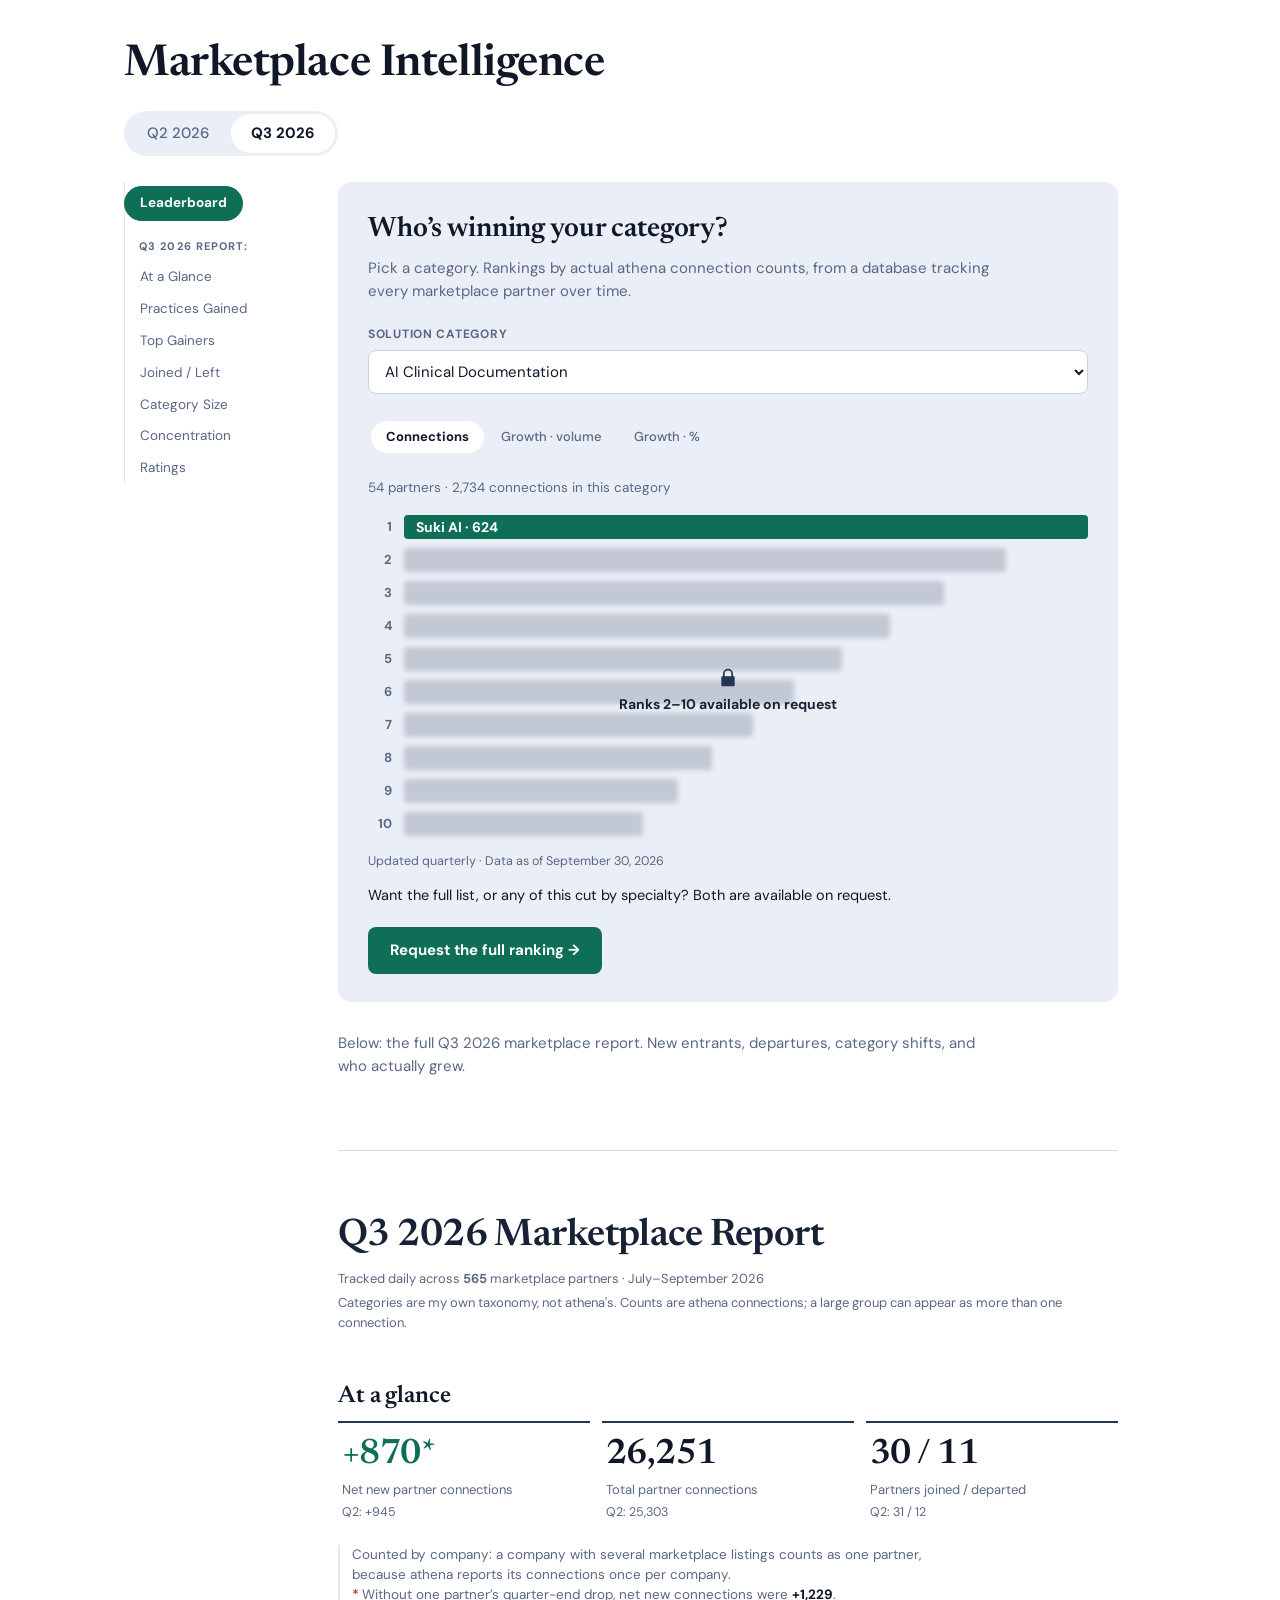
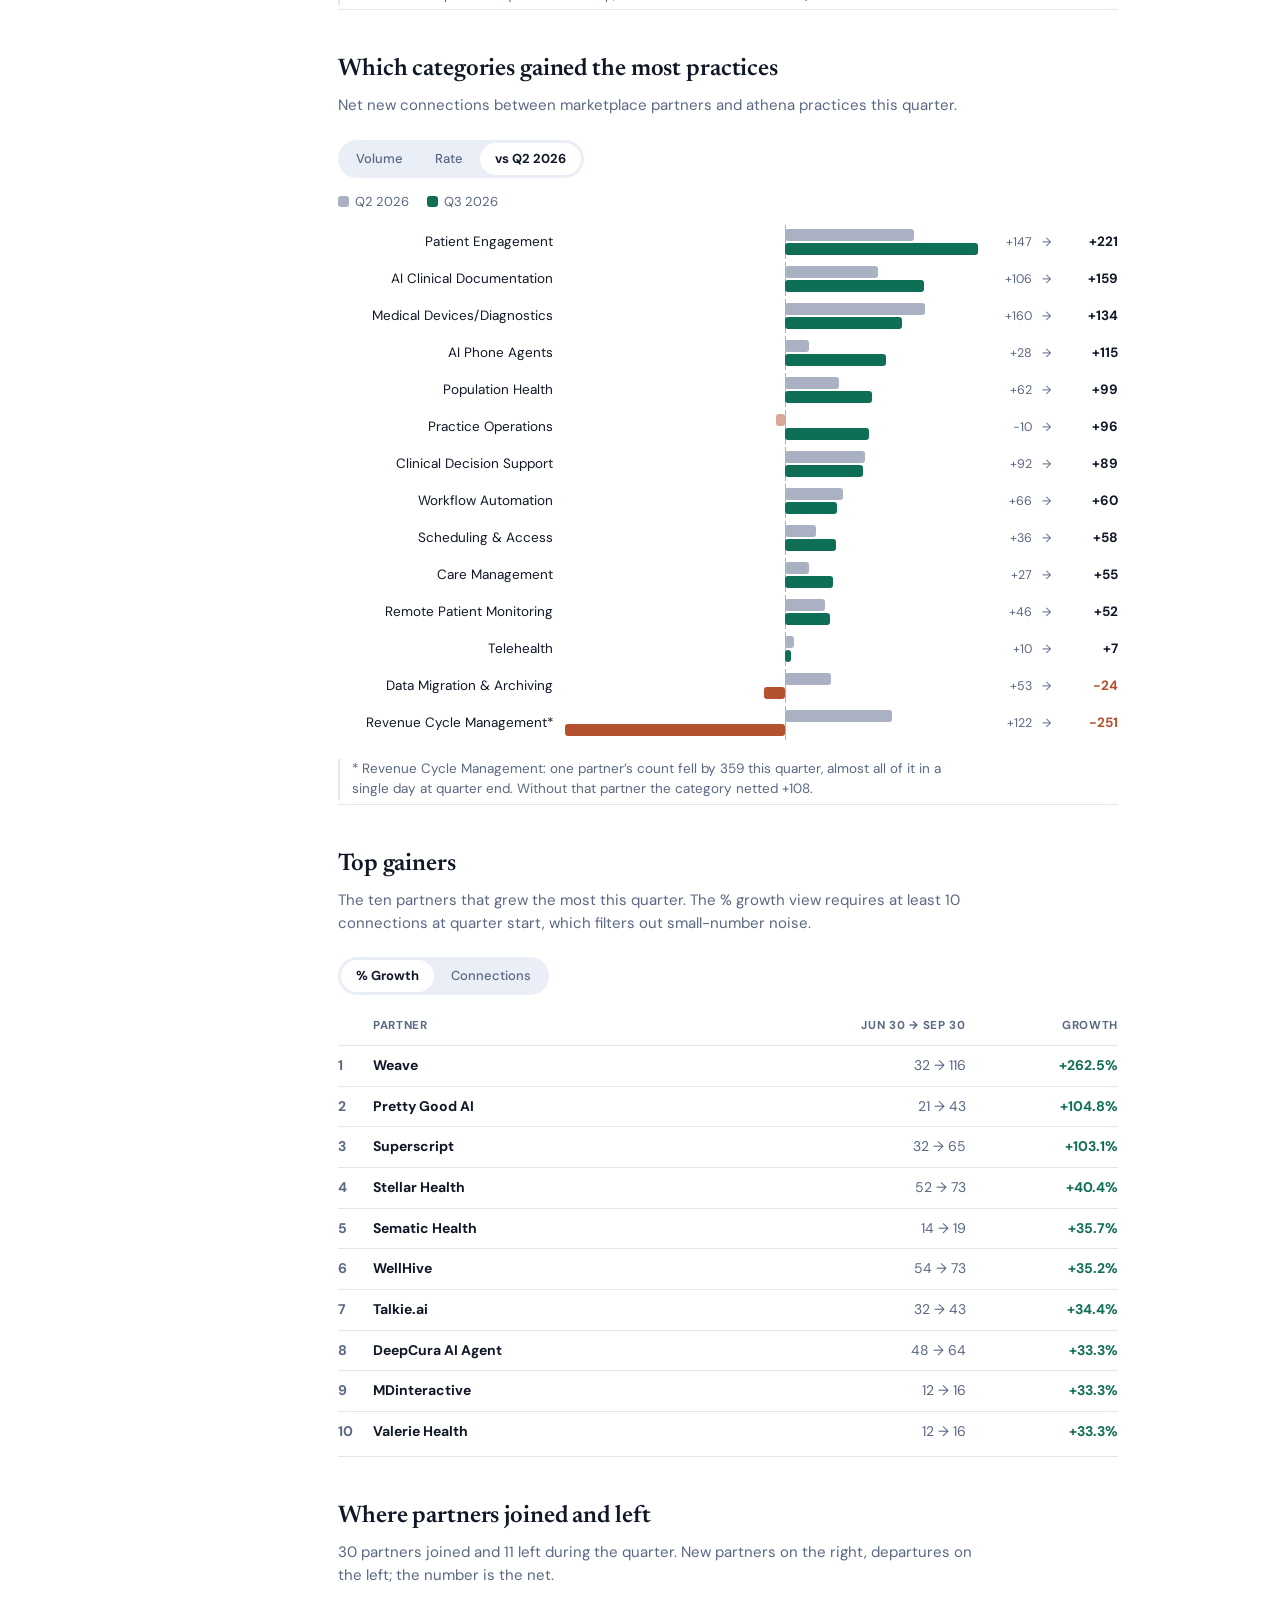
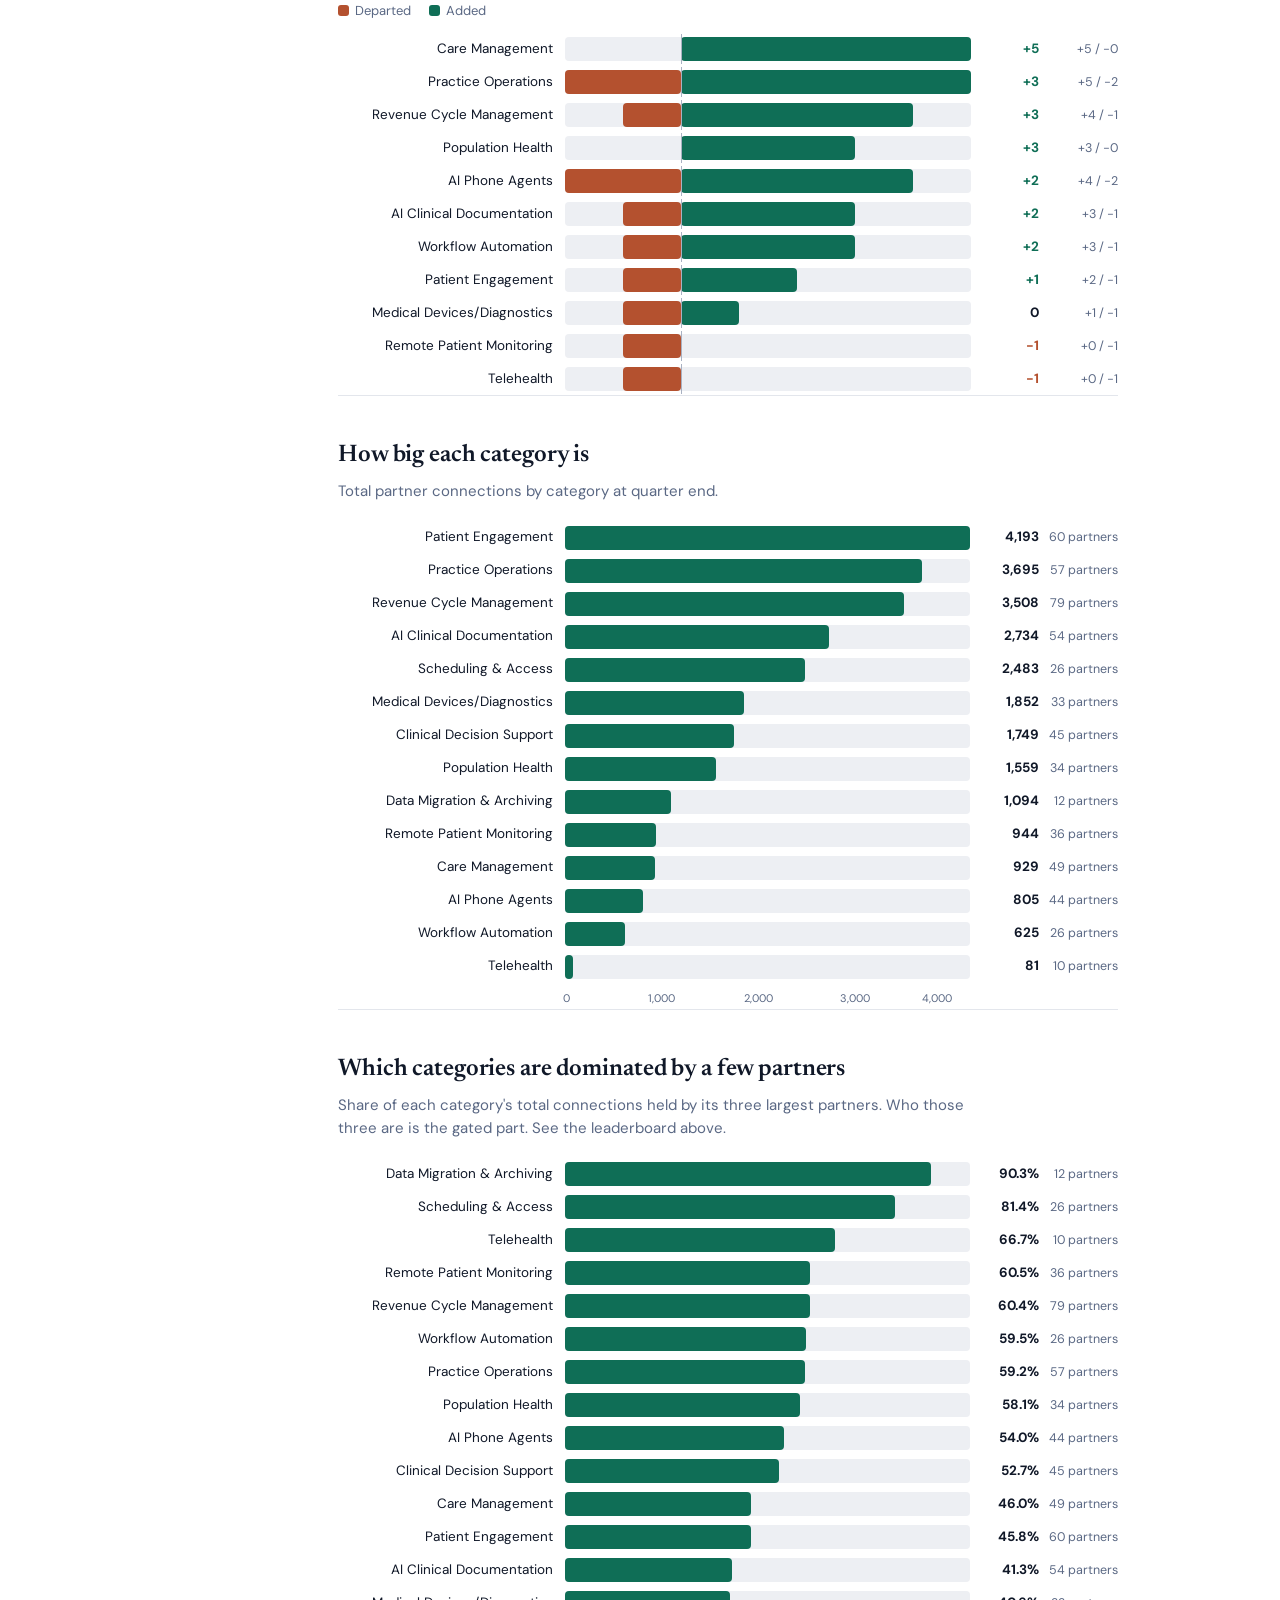
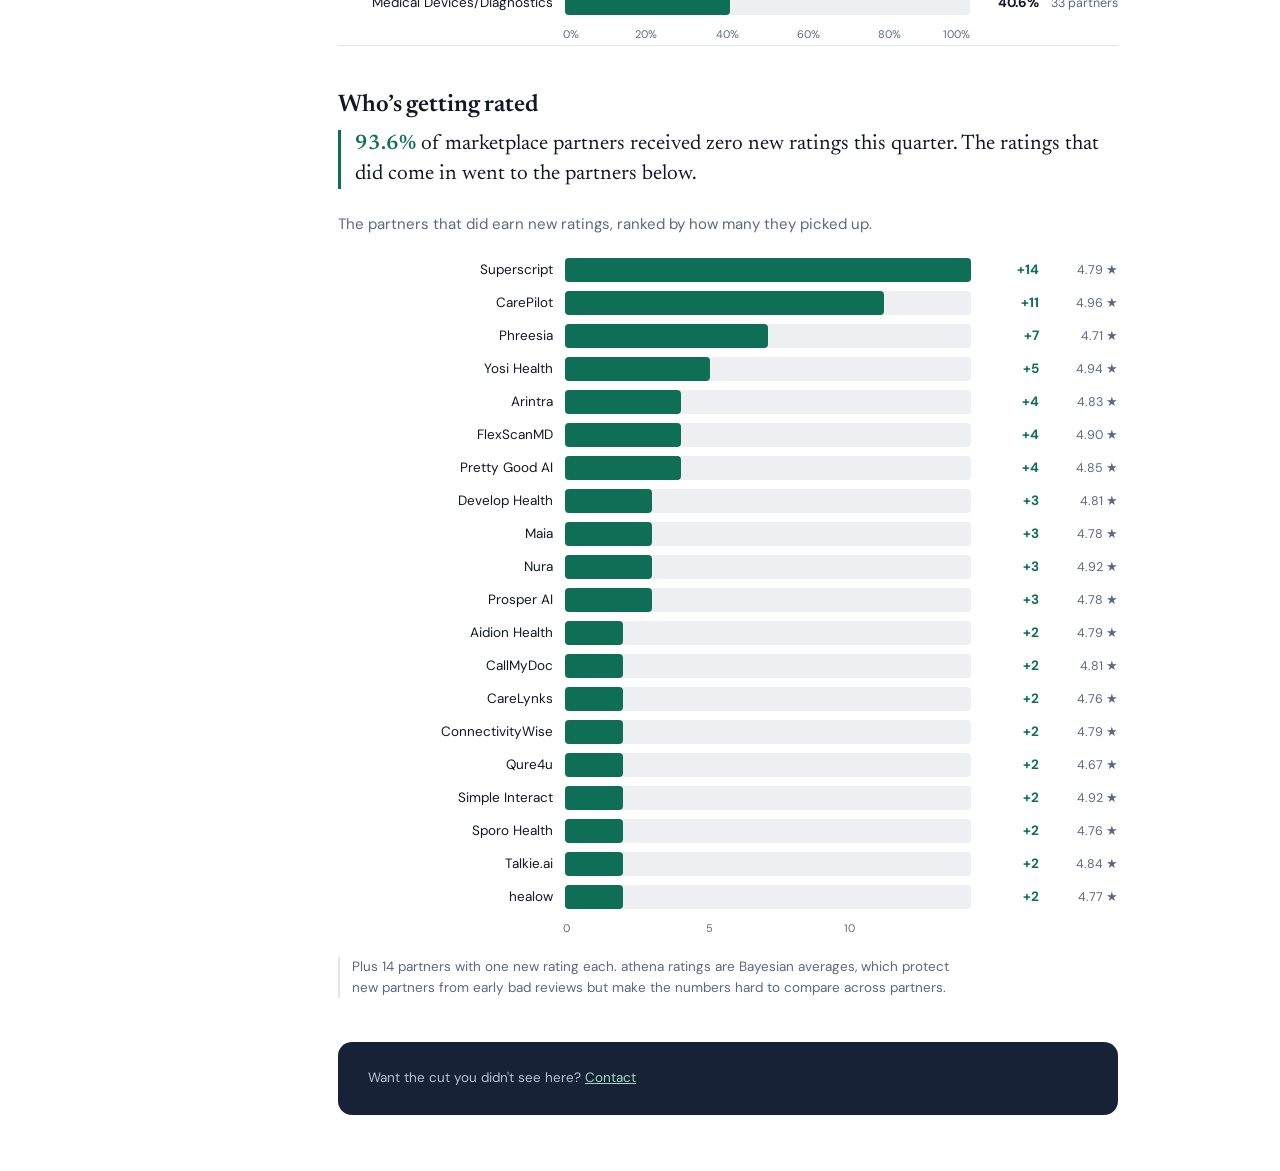
<file: index.html>
<!DOCTYPE html>
<html lang="en">
<head>
<meta charset="utf-8">
<meta name="viewport" content="width=device-width, initial-scale=1">
<!-- This page is meant to be seen inside the alsgaardmiller.com embed, not as a search
     result competing with it. -->
<meta name="robots" content="noindex, follow">
<title>Marketplace Intelligence</title>
<link rel="preconnect" href="https://fonts.googleapis.com">
<link rel="preconnect" href="https://fonts.gstatic.com" crossorigin>
<link href="https://fonts.googleapis.com/css2?family=DM+Sans:opsz,wght@9..40,400;9..40,500;9..40,700&family=Newsreader:opsz,wght@6..72,400;6..72,600&display=swap" rel="stylesheet">
<link rel="stylesheet" href="styles.css">

<!-- ===================================================================== -->
<!-- ANALYTICS: OFF.                                                       -->
<!-- Launched without tracking by choice. The page already fires guarded   -->
<!-- umami.track() calls that no-op while no script is loaded, so enabling  -->
<!-- analytics later means uncommenting the two lines below and pasting in  -->
<!-- the website ID from cloud.umami.is — no other change.                 -->
<!--                                                                       -->
<!-- <script defer src="https://cloud.umami.is/script.js"                  -->
<!--         data-website-id="YOUR-UMAMI-WEBSITE-ID"                       -->
<!--         data-domains="MaxA-M.github.io"></script>                     -->
<!-- ===================================================================== -->
</head>
<body>

<div class="page">

  <header class="masthead">
    <h1>Marketplace Intelligence</h1>
    <div class="toggle quarter-toggle" id="quarter-toggle" role="tablist" aria-label="Quarter"></div>
  </header>

  <div class="layout">

  <nav class="jumpnav" aria-label="Jump to section">
    <a href="#leaderboard" class="jumpnav-lead">Leaderboard</a>
    <span class="jumpnav-group"><span data-q="label">…</span> Report:</span>
    <a href="#headline">At a Glance</a>
    <a href="#net-by-category">Practices Gained</a>
    <a href="#top-gainers">Top Gainers</a>
    <a href="#turnover">Joined / Left</a>
    <a href="#state-of-market">Category Size</a>
    <a href="#concentration">Concentration</a>
    <a href="#ratings">Ratings</a>
  </nav>

  <div class="content">

  <!-- ================= LEADERBOARD (quarterly, as of quarter end) ================= -->
  <section id="leaderboard" class="widget">
    <h2 class="widget-title">Who’s winning your category?</h2>
    <p class="dek">
      Pick a category. Rankings by actual athena connection counts, from a database tracking
      every marketplace partner over time.
    </p>

    <div class="controls">
      <label>
        <span>Solution category</span>
        <select id="sel-category"></select>
      </label>
    </div>

    <div class="toggle" id="lb-toggle" role="tablist" aria-label="Ranking view">
      <button role="tab" aria-selected="true"  data-view="connections">Connections</button>
      <button role="tab" aria-selected="false" data-view="growth_volume">Growth &middot; volume</button>
      <button role="tab" aria-selected="false" data-view="growth_pct">Growth &middot; %</button>
    </div>

    <div id="explorer-result" class="explorer-result"></div>
  </section>

  <p class="seam">
    Below: the full <span data-q="label">…</span> marketplace report. New entrants, departures,
    category shifts, and who actually grew.
  </p>

  <!-- ================= QUARTERLY REPORT ================= -->
  <hr class="chapter-rule">

  <header class="report-header">
    <h2><span data-q="label">…</span> Marketplace Report</h2>
    <p class="stamp">
      Tracked daily across <strong id="framing-count">…</strong> marketplace partners ·
      <span data-q="months">…</span>
    </p>
    <p class="report-sub">Categories are my own taxonomy, not athena's. Counts are athena connections; a large group can appear as more than one connection.</p>
  </header>

  <main class="report" id="report">

    <section id="headline" class="section">
      <h3>At a glance</h3>
      <div class="statbar" id="statbar"></div>
      <p class="method-note" id="method-note"></p>
    </section>

    <section id="net-by-category" class="section">
      <h3>Which categories gained the most practices</h3>
      <p class="dek">Net new connections between marketplace partners and athena practices this quarter.</p>
      <div class="toggle" id="net-toggle" role="tablist" aria-label="Chart view">
        <button role="tab" aria-selected="false" data-view="net">Volume</button>
        <button role="tab" aria-selected="false" data-view="rate">Rate</button>
        <button role="tab" aria-selected="false" data-view="prior" data-needs-prior>vs <span data-q="prior-label">…</span></button>
      </div>
      <div class="legend" id="net-legend" hidden></div>
      <div class="chart" id="chart-net-by-category"></div>
      <p class="chart-note" data-asterisk-note></p>
    </section>

    <section id="top-gainers" class="section">
      <h3>Top gainers</h3>
      <p class="dek" id="gainers-dek"></p>
      <div class="toggle" id="gainers-toggle" role="tablist" aria-label="Gainer view">
        <button role="tab" aria-selected="true"  data-view="by_pct">% Growth</button>
        <button role="tab" aria-selected="false" data-view="by_volume">Connections</button>
      </div>
      <div class="chart" id="chart-top-gainers"></div>
    </section>

    <section id="turnover" class="section">
      <h3>Where partners joined and left</h3>
      <p class="dek" id="turnover-dek"></p>
      <div class="legend" id="turnover-legend"></div>
      <div class="chart" id="chart-turnover"></div>
    </section>

    <section id="state-of-market" class="section">
      <h3>How big each category is</h3>
      <p class="dek">
        Total partner connections by category at quarter end.
      </p>
      <div class="chart" id="chart-state-of-market"></div>
    </section>

    <section id="concentration" class="section">
      <h3>Which categories are dominated by a few partners</h3>
      <p class="dek">
        Share of each category's total connections held by its three largest partners.
        Who those three are is the gated part. See the leaderboard above.
      </p>
      <div class="chart" id="chart-concentration"></div>
    </section>

    <section id="ratings" class="section">
      <h3>Who’s getting rated</h3>
      <p class="callout callout-lead" id="ratings-callout"></p>
      <p class="dek">The partners that did earn new ratings, ranked by how many they picked up.</p>
      <div class="chart" id="chart-ratings"></div>
      <p class="chart-note" id="ratings-note"></p>
    </section>

    <p class="blog-link" id="blog-link" hidden>
      <a href="#" target="_top">Full commentary and analysis on the blog →</a>
    </p>

  </main>

  <footer class="footer">
    <p>
      Want the cut you didn't see here?
      <a href="https://alsgaardmiller.com/contact" target="_top">Contact</a>
    </p>
  </footer>

  </div><!-- /.content -->
  </div><!-- /.layout -->
</div>

<script src="app.js"></script>
</body>
</html>
</file>
<file: styles.css>
/* =========================================================================
   Palette taken from alsgaardmiller.com so the embed reads as part of the
   site rather than a visitor: white page like the home page, pale blue for
   the explorer to echo the contact page, dark navy footer like the blog.
   Newsreader for headings, DM Sans for everything else — same as the site.
   Teal is the data accent, matching the published report's charts.
   ========================================================================= */
:root {
  --white:       #FFFFFF;
  --pale-blue:   #EAEEF6;   /* contact page background */
  --navy:        #172236;   /* site footer / blog */
  --navy-mid:    #253551;   /* site accent */
  --ink:         #101828;   /* body text */
  --muted:       #5A6884;
  --rule:        #E3E6EC;
  --track:       #EDEFF3;   /* unfilled bar track */
  --axis-line:   #D6DAE3;   /* gridlines behind the bars */
  --axis-zero:   #A9B1C2;   /* the zero line on a diverging chart */

  --teal:        #0F6E56;
  --teal-light:  #1D9E75;
  --rust:        #B4512F;   /* negatives — 5.2:1 on white */

  --serif: "Newsreader", Georgia, "Times New Roman", serif;
  --sans:  "DM Sans", -apple-system, BlinkMacSystemFont, "Segoe UI", Helvetica, Arial, sans-serif;

  --content-max: 780px;
  --bar-h:       24px;
  --bar-gap:     9px;
}

* { box-sizing: border-box; }

html { scroll-behavior: smooth; }
@media (prefers-reduced-motion: reduce) { html { scroll-behavior: auto; } }

body {
  margin: 0;
  background: var(--white);
  color: var(--ink);
  font-family: var(--sans);
  font-size: 16px;
  line-height: 1.55;
  -webkit-font-smoothing: antialiased;
}

/* ---------- masthead ---------- */
.masthead { padding: 0 0 26px; }
h1 {
  font-family: var(--serif);
  font-weight: 600;
  font-size: clamp(30px, 4.4vw, 44px);
  line-height: 1.15;
  letter-spacing: -.01em;
  margin: 0 0 16px;
  max-width: 26ch;
}
.standfirst { font-size: 17px; max-width: 60ch; margin: 0 0 8px; color: var(--ink); }
.stamp { font-size: 13px; color: var(--muted); margin: 0; }

/* ---------- page shell ---------- */
.page {
  max-width: 1080px;
  margin: 0 auto;
  padding: 40px 24px 56px;
}

/* Nav rail on the left, content on the right. The rail sticks as you scroll —
   see the note in README about what that needs from the Squarespace parent. */
.layout {
  display: grid;
  grid-template-columns: 170px minmax(0, 1fr);
  gap: 44px;
  align-items: start;
}
.content { min-width: 0; }

@media (max-width: 900px) {
  .layout { grid-template-columns: 1fr; gap: 4px; }
}

/* ---------- jump nav (left rail on wide screens) ---------- */
/* Sticky covers a standalone visit. Inside the embed the iframe never scrolls, so the
   rail is moved by transform instead once the parent starts reporting its scroll
   position — see followParentScroll() in app.js. */
.jumpnav.is-following { position: static; will-change: transform; }
.jumpnav {
  position: sticky; top: 20px;
  display: flex; flex-direction: column; gap: 1px;
  padding-top: 4px;
  border-left: 1px solid var(--rule);
}
.jumpnav a {
  font-size: 13.5px; color: var(--muted); text-decoration: none;
  padding: 5px 0 5px 14px; margin-left: -1px;
  border-left: 2px solid transparent;
  transition: color .15s ease, border-color .15s ease;
}
.jumpnav a:hover, .jumpnav a:focus-visible { color: var(--ink); }
.jumpnav a.is-current { color: var(--ink); font-weight: 700; border-left-color: var(--navy-mid); }

.jumpnav-lead {
  align-self: start; margin: 0 0 12px 0;
  color: var(--teal) !important; font-weight: 700;
  border: 1.5px solid var(--teal) !important; border-radius: 999px;
  padding: 6px 15px !important;
  transition: background .15s ease, color .15s ease;
}
.jumpnav-lead:hover, .jumpnav-lead:focus-visible,
.jumpnav-lead.is-current { background: var(--teal); color: #fff !important; }

.jumpnav-group {
  font-size: 11px; font-weight: 700; letter-spacing: .1em; text-transform: uppercase;
  color: var(--muted); margin: 4px 0 6px; padding-left: 14px;
}

@media (max-width: 900px) {
  .jumpnav, .jumpnav.is-following {
    position: static; transform: none !important;
    flex-direction: row; flex-wrap: wrap; align-items: center; gap: 4px 6px;
    padding: 14px 0; margin-bottom: 8px;
    border-left: 0;
    border-top: 1px solid var(--rule); border-bottom: 1px solid var(--rule);
  }
  .jumpnav a { padding: 4px 10px; border-left: 0; border-radius: 999px; }
  .jumpnav a:hover, .jumpnav a.is-current { background: var(--pale-blue); }
  .jumpnav-lead { margin: 0; }
  .jumpnav-group { width: 100%; padding-left: 0; margin: 0; }
}

/* ---------- the break between the two halves ---------- */
/* The chapter break. Two halves of the page on two cadences: the whitespace does as
   much of the work here as the rule itself. */
.chapter-rule {
  border: 0; height: 1px;
  background: #1F2F52;   /* brand navy, per spec §2 */
  opacity: .18;
  margin: 72px 0 64px;
}

/* ---------- report section header ---------- */
/* A section opener, not another heading: larger and darker than anything in the
   report below it, so the page visibly changes chapters here. */
.report-header { padding: 0 0 4px; }
.report-header h2 {
  font-family: var(--serif); font-weight: 600;
  font-size: clamp(28px, 4vw, 38px); line-height: 1.15;
  letter-spacing: -.015em; color: var(--navy);
  margin: 0 0 10px;
}
.report-header .stamp { font-size: 13px; color: var(--muted); margin: 0; }

.report-intro {
  font-size: 16.5px; line-height: 1.6; color: var(--ink);
  max-width: 64ch; margin: 26px 0 4px;
}

.report .section h3 {
  font-family: var(--serif); font-weight: 600;
  font-size: clamp(19px, 2.4vw, 24px); line-height: 1.25;
  margin: 0 0 10px; letter-spacing: -.005em;
}

.blog-link { margin: 34px 0 0; font-size: 15.5px; }
.blog-link a { color: var(--teal); font-weight: 700; text-decoration: none; }
.blog-link a:hover { text-decoration: underline; }

/* ---------- retired sidebar nav (kept for reference) ---------- */
.sidenav {
  position: sticky;
  top: 24px;
  display: flex;
  flex-direction: column;
  gap: 1px;
  padding-top: 6px;
  border-left: 1px solid var(--rule);
}
.sidenav-title {
  font-size: 11px; font-weight: 700; letter-spacing: .1em; text-transform: uppercase;
  color: var(--muted); margin: 0 0 8px; padding-left: 14px;
}
.sidenav a {
  font-size: 13.5px; color: var(--muted); text-decoration: none;
  padding: 5px 0 5px 14px; margin-left: -1px;
  border-left: 2px solid transparent;
  transition: color .15s ease, border-color .15s ease;
}
.sidenav a:hover, .sidenav a:focus-visible { color: var(--ink); }
.sidenav a.is-current { color: var(--ink); font-weight: 700; border-left-color: var(--navy-mid); }

/* Explorer link: green, circled, no lock icon. */
.sidenav-gated {
  margin-top: 12px; margin-left: 0 !important;
  align-self: start;
  color: var(--teal) !important;
  font-weight: 700;
  border: 1.5px solid var(--teal) !important;
  border-radius: 999px;
  padding: 6px 15px !important;
  transition: background .15s ease, color .15s ease;
}
.sidenav-gated:hover, .sidenav-gated:focus-visible { background: var(--teal); color: #fff !important; }
.sidenav-gated.is-current { background: var(--teal); color: #fff !important; }

@media (max-width: 860px) {
  .layout { grid-template-columns: 1fr; gap: 8px; }
  .sidenav {
    position: static; flex-direction: row; flex-wrap: wrap; gap: 6px;
    border-left: 0; border-top: 1px solid var(--rule); border-bottom: 1px solid var(--rule);
    padding: 12px 0;
  }
  .sidenav-title { display: none; }
  .sidenav a { padding: 4px 10px; border-left: 0; border-radius: 999px; }
  .sidenav a.is-current { background: var(--pale-blue); border-left: 0; }
  .sidenav-gated { margin-top: 0; }
}

/* ---------- sections ---------- */
.content { max-width: var(--content-max); min-width: 0; }
.section { padding: 44px 0 4px; scroll-margin-top: 20px; }
.section + .section { border-top: 1px solid var(--rule); }

h2 {
  font-family: var(--serif); font-weight: 600;
  font-size: clamp(21px, 2.6vw, 27px); line-height: 1.25;
  margin: 0 0 10px; letter-spacing: -.005em;
}
.dek { font-size: 15px; color: var(--muted); max-width: 64ch; margin: 0 0 22px; }

.callout {
  font-size: 15px; color: var(--muted); margin: 18px 0 0;
  padding-left: 14px; border-left: 3px solid var(--teal-light);
}
.callout-lead {
  font-family: var(--serif); font-size: 21px; line-height: 1.4;
  color: var(--ink); margin: 0 0 24px; border-left-color: var(--teal);
}
.callout-lead strong { color: var(--teal); font-weight: 600; }

/* ---------- stat bar ---------- */
.statbar { display: grid; grid-template-columns: repeat(3, 1fr); gap: 12px; }
@media (max-width: 560px) { .statbar { grid-template-columns: 1fr; } }

.stat { border-top: 2px solid var(--navy-mid); padding: 14px 4px 0; }
.stat-value {
  font-family: var(--serif); font-weight: 600;
  font-size: clamp(27px, 3.6vw, 35px); line-height: 1.05;
  letter-spacing: -.015em; font-variant-numeric: tabular-nums; display: block;
}
.stat-value.pos { color: var(--teal); }
.stat-label { font-size: 13px; color: var(--muted); margin-top: 6px; display: block; }

/* ---------- charts ---------- */
.chart { width: 100%; }
/* One grid for the whole chart, with each row contributing cells to it. That is what
   keeps the axis lane exactly as wide as the bar tracks above it — a per-row grid drifts,
   because the axis row has no values in its third column. */
.rows {
  display: grid;
  grid-template-columns: minmax(120px, 215px) minmax(0, 1fr) auto;
  align-items: center;
  gap: var(--bar-gap) 12px;
}
.row { display: contents; }

@media (max-width: 620px) {
  .rows { grid-template-columns: 1fr auto; gap: 4px 10px; }
  .row-label { grid-column: 1 / -1; text-align: left; }
}

.row-label {
  font-size: 13.5px; color: var(--ink); text-align: right;
  overflow: hidden; text-overflow: ellipsis; white-space: nowrap;
}

.row-track {
  position: relative; height: var(--bar-h);
  background-color: var(--track); border-radius: 4px;
}
.bar {
  position: absolute; top: 0; height: var(--bar-h); border-radius: 4px;
  background: var(--teal);
  transform-origin: left center; transform: scaleX(0);
  animation: grow .5s cubic-bezier(.22,.9,.3,1) forwards;
  transition: filter .15s ease;
}
.bar.neg { background: var(--rust); transform-origin: right center; }
.row-track:hover .bar { filter: brightness(1.14); }
@keyframes grow { to { transform: scaleX(1); } }
@media (prefers-reduced-motion: reduce) { .bar { animation: none; transform: scaleX(1); } }

/* value column, right-aligned so the numbers form a clean rail */
.row-values { display: flex; align-items: baseline; gap: 10px; justify-content: flex-end; }
.row-value {
  font-size: 13.5px; font-weight: 700; font-variant-numeric: tabular-nums;
  white-space: nowrap; color: var(--ink); min-width: 4.2em; text-align: right;
}
.row-value.neg { color: var(--rust); }
.row-value.pos { color: var(--teal); }
.row-sub {
  font-size: 12.5px; color: var(--muted); white-space: nowrap;
  font-variant-numeric: tabular-nums; min-width: 5.5em; text-align: right;
}

/* ---------- axis ---------- */
.row.axis .axis-lane { margin-top: 2px; }
.axis-lane { position: relative; height: 15px; }
.axis-tick {
  position: absolute; top: 0; transform: translateX(-50%);
  font-size: 11px; color: var(--muted); white-space: nowrap;
  font-variant-numeric: tabular-nums;
}
/* keep the outermost labels inside the plot rather than hanging off it */
.axis-tick:first-child { transform: translateX(-2px); }
.axis-tick:last-child  { transform: translateX(-100%); }
@media (max-width: 620px) { .row.axis .row-label { display: none; } }

/* The zero line on a diverging chart is drawn by the axis gradient, so the track
   needs no rule of its own. */

/* ---------- toggle ---------- */
.toggle {
  display: inline-flex; gap: 2px; margin: 0 0 22px; padding: 3px;
  background: var(--pale-blue); border-radius: 999px;
}
.toggle button {
  font: inherit; font-size: 13px; font-weight: 500; cursor: pointer;
  border: 0; background: transparent; color: var(--muted);
  padding: 6px 15px; border-radius: 999px; transition: background .15s, color .15s;
}
.toggle button[aria-selected="true"] { background: var(--white); color: var(--ink); font-weight: 700; }
.toggle button:hover { color: var(--ink); }

/* ---------- standalone widget shell (index.html) ---------- */
.widget-body { background: var(--white); }

.widget {
  margin: 0;
  padding: 30px 30px 28px;
  background: var(--pale-blue);
  border-radius: 14px;
  scroll-margin-top: 16px;
}
@media (max-width: 620px) { .widget { padding: 22px 18px; border-radius: 0; } }

.widget-title {
  margin-top: 0;
  font-family: var(--serif); font-weight: 600;
  font-size: clamp(22px, 3vw, 28px); line-height: 1.25;
  margin: 0 0 10px; letter-spacing: -.005em; max-width: none;
}
.widget .row-track { background-color: #D8DEEB; }

/* freshness stamp under the ranking, and the percentage view's threshold note, which
   reads as a second line of the same block rather than a note of its own */
.as-of, .footnote {
  font-size: 12.5px; color: var(--muted);
  margin: 16px 0 0; line-height: 1.45;
  max-width: 62ch;
}
.footnote { margin-top: 2px; }

/* shown in place of the ranking when a category has no gainers this period */
.no-gainers {
  font-size: 15px; color: var(--ink); margin: 4px 0 0;
  padding: 22px 0; text-align: center;
  background: #E1E7F2; border-radius: 8px;
}

/* what the ranking deliberately withholds, offered as a reason to get in touch */
.ask-line {
  font-size: 14.5px; color: var(--ink);
  margin: 14px 0 0; max-width: 56ch;
}

/* the view toggle sits directly under the category dropdown */
.widget .toggle { margin-bottom: 22px; }

/* ---------- explorer ---------- */
.section-explorer {
  background: var(--pale-blue);
  border-radius: 14px;
  padding: 32px 30px 30px;
  margin-top: 44px;
  border-top: 0 !important;
}
@media (max-width: 620px) { .section-explorer { padding: 24px 18px; } }

.section-explorer .row-track { background-color: #D8DEEB; }

.controls { display: flex; flex-wrap: wrap; gap: 14px; margin-bottom: 24px; }
.controls label { display: flex; flex-direction: column; gap: 6px; flex: 1 1 210px; }
.controls span {
  font-size: 12px; font-weight: 700; text-transform: uppercase;
  letter-spacing: .06em; color: var(--muted);
}
.controls select {
  font: inherit; font-size: 15px; color: var(--ink);
  padding: 10px 12px; border: 1px solid #CBD3E2; border-radius: 8px;
  background: var(--white); cursor: pointer;
}
.controls select:focus-visible { outline: 2px solid var(--teal); outline-offset: 1px; }

.slice-meta { font-size: 13.5px; color: var(--muted); margin: 0 0 16px; }

.leader, .locked-row {
  display: grid; grid-template-columns: 24px minmax(0, 1fr); align-items: center;
  gap: 12px; margin-bottom: var(--bar-gap);
}
.rank {
  font-size: 13px; font-weight: 700; color: var(--muted);
  font-variant-numeric: tabular-nums; text-align: right;
}
.leader .row-track { background: transparent; }
.leader-name {
  position: absolute; left: 12px; top: 0; line-height: var(--bar-h);
  font-size: 14px; font-weight: 700; color: #fff; white-space: nowrap;
  overflow: hidden; text-overflow: ellipsis; right: 12px;
}

.locked-rows { position: relative; }
.locked-bar {
  height: var(--bar-h); border-radius: 4px; background: var(--navy-mid);
  opacity: .2; filter: blur(2.5px);
}
.locked-overlay {
  position: absolute; inset: 0; display: flex; flex-direction: column;
  align-items: center; justify-content: center; gap: 6px; text-align: center;
}
.locked-overlay svg { width: 20px; height: 20px; fill: var(--navy-mid); }
.locked-overlay p { margin: 0; font-size: 14px; font-weight: 700; color: var(--navy); }

.cta {
  display: inline-block; margin-top: 20px; padding: 12px 22px;
  background: var(--teal); color: #fff; text-decoration: none;
  border-radius: 8px; font-weight: 700; font-size: 15px;
  transition: background .15s ease, transform .15s ease;
}
.cta:hover { background: var(--teal-light); transform: translateY(-1px); }
.cta:focus-visible { outline: 2px solid var(--navy); outline-offset: 2px; }

.thin-slice { font-size: 15px; color: var(--ink); margin: 0; }

/* ---------- footer ---------- */
.footer {
  margin-top: 40px; padding: 26px 30px; border-radius: 14px;
  background: var(--navy); color: #B9C2D4; font-size: 13.5px;
}
.footer a { color: #9FD9C4; }
.datanote { margin: 0 0 12px; }
.footer p:last-child { margin: 0; }

.error { color: var(--rust); font-size: 14px; padding: 20px 0; }

/* =========================================================================
   Quarter switching (Q3 2026 redesign)
   ========================================================================= */
[hidden] { display: none !important; }

/* The quarter toggle drives the whole page, so it sits in the masthead and reads a size
   up from the chart toggles below it. */
.quarter-toggle { margin: 4px 0 0; }
.quarter-toggle button { font-size: 15px; padding: 8px 20px; }

/* one line handing the reader from the leaderboard to the report */
.seam { font-size: 15px; color: var(--muted); max-width: 64ch; margin: 30px 0 0; }

/* the comparison under each headline figure, and the methodology note below them */
.stat-was { font-size: 12.5px; color: var(--muted); margin-top: 3px; display: block;
  font-variant-numeric: tabular-nums; }
.method-note, .chart-note {
  font-size: 13.5px; color: var(--muted); line-height: 1.5; max-width: 68ch;
  margin: 22px 0 0; padding-left: 12px; border-left: 2px solid var(--rule);
}
.method-note strong { color: var(--ink); }
.ast { color: var(--rust); font-weight: 700; }

/* legends for the two-series charts */
.legend { display: flex; gap: 18px; font-size: 13px; color: var(--muted); margin: -8px 0 16px; }
.legend i.sw { display: inline-block; width: 11px; height: 11px; border-radius: 3px;
  margin-right: 6px; vertical-align: -1px; }
.sw-a { background: var(--axis-zero); }
.sw-b, .sw-add { background: var(--teal); }
.sw-dep { background: var(--rust); }

/* prior vs current: two thin bars per category on one shared zero line */
.pair-track { position: relative; height: 28px; }
.pair-track::before {
  content: ""; position: absolute; left: var(--zero); top: -3px; bottom: -3px;
  border-left: 1px solid var(--axis-zero);
}
.pbar {
  position: absolute; height: 12px; border-radius: 3px;
  transform-origin: left center; transform: scaleX(0);
  animation: grow .5s cubic-bezier(.22,.9,.3,1) forwards;
}
.pbar-a { top: 1px; background: var(--axis-zero); }
.pbar-b { top: 15px; background: var(--teal); }
.pbar.neg { transform-origin: right center; }
.pbar-a.neg { background: #D9A898; }
.pbar-b.neg { background: var(--rust); }
@media (prefers-reduced-motion: reduce) { .pbar { animation: none; transform: scaleX(1); } }
.rows.paired .row-values .arrow { color: var(--muted); font-size: 12px; }
.rows.paired .row-sub { min-width: 3.4em; }

/* turnover: the track's zero line separates departures from new partners */
.turnover-track::before {
  content: ""; position: absolute; left: var(--zero); top: -3px; bottom: -3px;
  border-left: 1px solid var(--axis-zero); z-index: 1;
}
.turnover-track .bar:not(.neg) { transform-origin: left center; }

/* top gainers table */
.gtable { width: 100%; border-collapse: collapse; font-size: 14px; font-variant-numeric: tabular-nums; }
.gtable th { font-size: 11.5px; text-transform: uppercase; letter-spacing: .06em; color: var(--muted);
  font-weight: 700; padding: 0 0 10px; text-align: left; white-space: nowrap; }
.gtable th.num { text-align: right; }
.gtable td { padding: 9px 0; border-top: 1px solid var(--rule); vertical-align: baseline; }
.gtable th:not(:last-child), .gtable td:not(:last-child) { padding-right: 20px; }
.gtable .rk { color: var(--muted); font-weight: 700; width: 22px; }
.gtable .nm { color: var(--ink); font-weight: 700; }
.gtable .ch { color: var(--muted); text-align: right; white-space: nowrap; }
.gtable .gv { color: var(--teal); font-weight: 700; text-align: right; white-space: nowrap; }
@media (max-width: 520px) { .gtable .ch { display: none; } .gtable th.num:nth-child(3) { display: none; } }

/* Phones: labels sit above their bars, so they read left-aligned. This has to come after
   the base .row-label rule, which otherwise wins and right-aligns them. */
@media (max-width: 620px) {
  .row-label { text-align: left; }
  .quarter-toggle button { padding: 8px 16px; }
}

.report-header .report-sub { font-size: 13px; color: var(--muted); margin: 4px 0 0; }
</file>
